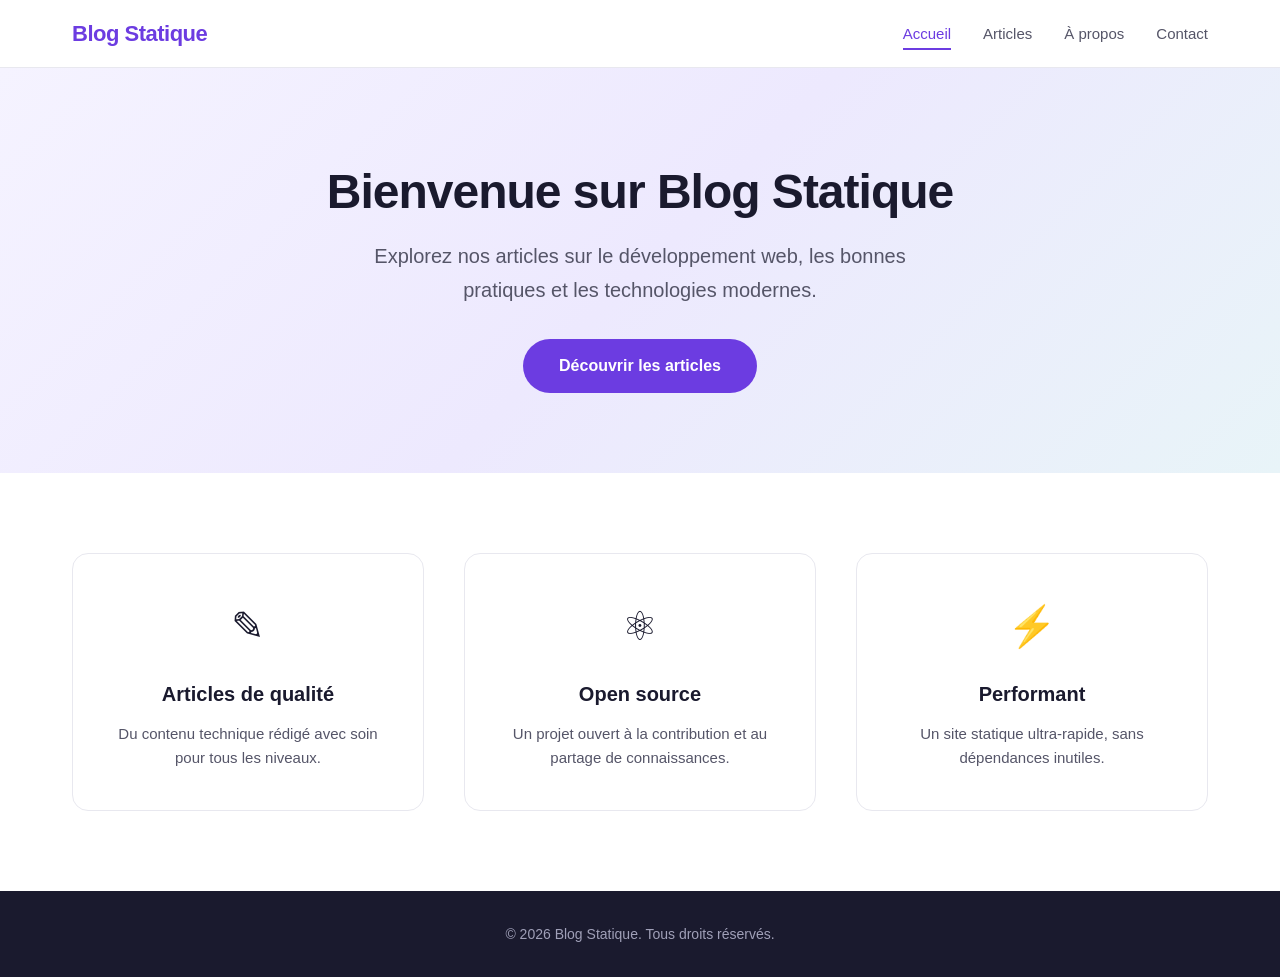
<file: index.html>
<!DOCTYPE html>
<html lang="fr">
<head>
	<meta charset="UTF-8">
	<meta name="viewport" content="width=device-width, initial-scale=1.0">
	<title>Blog Statique</title>
	<link rel="stylesheet" href="css/style.css">
</head>
<body>
	<header>
		<nav>
			<a href="index.html" class="logo">Blog Statique</a>
			<ul>
				<li><a href="index.html" class="active">Accueil</a></li>
				<li><a href="articles/articles.html">Articles</a></li>
				<li><a href="apropos.html">À propos</a></li>
				<li><a href="contact.html">Contact</a></li>
			</ul>
		</nav>
	</header>

	<main>
		<section class="hero hero-home">
			<h1>Bienvenue sur Blog Statique</h1>
			<p>Explorez nos articles sur le développement web, les bonnes pratiques et les technologies modernes.</p>
			<a href="articles/articles.html" class="btn-primary">Découvrir les articles</a>
		</section>

		<section class="features">
			<div class="feature-card">
				<div class="feature-icon">&#9998;</div>
				<h3>Articles de qualité</h3>
				<p>Du contenu technique rédigé avec soin pour tous les niveaux.</p>
			</div>
			<div class="feature-card">
				<div class="feature-icon">&#9883;</div>
				<h3>Open source</h3>
				<p>Un projet ouvert à la contribution et au partage de connaissances.</p>
			</div>
			<div class="feature-card">
				<div class="feature-icon">&#9889;</div>
				<h3>Performant</h3>
				<p>Un site statique ultra-rapide, sans dépendances inutiles.</p>
			</div>
		</section>
	</main>

	<footer>
		<p>&copy; 2026 Blog Statique. Tous droits réservés.</p>
	</footer>
</body>
</html>
</file>
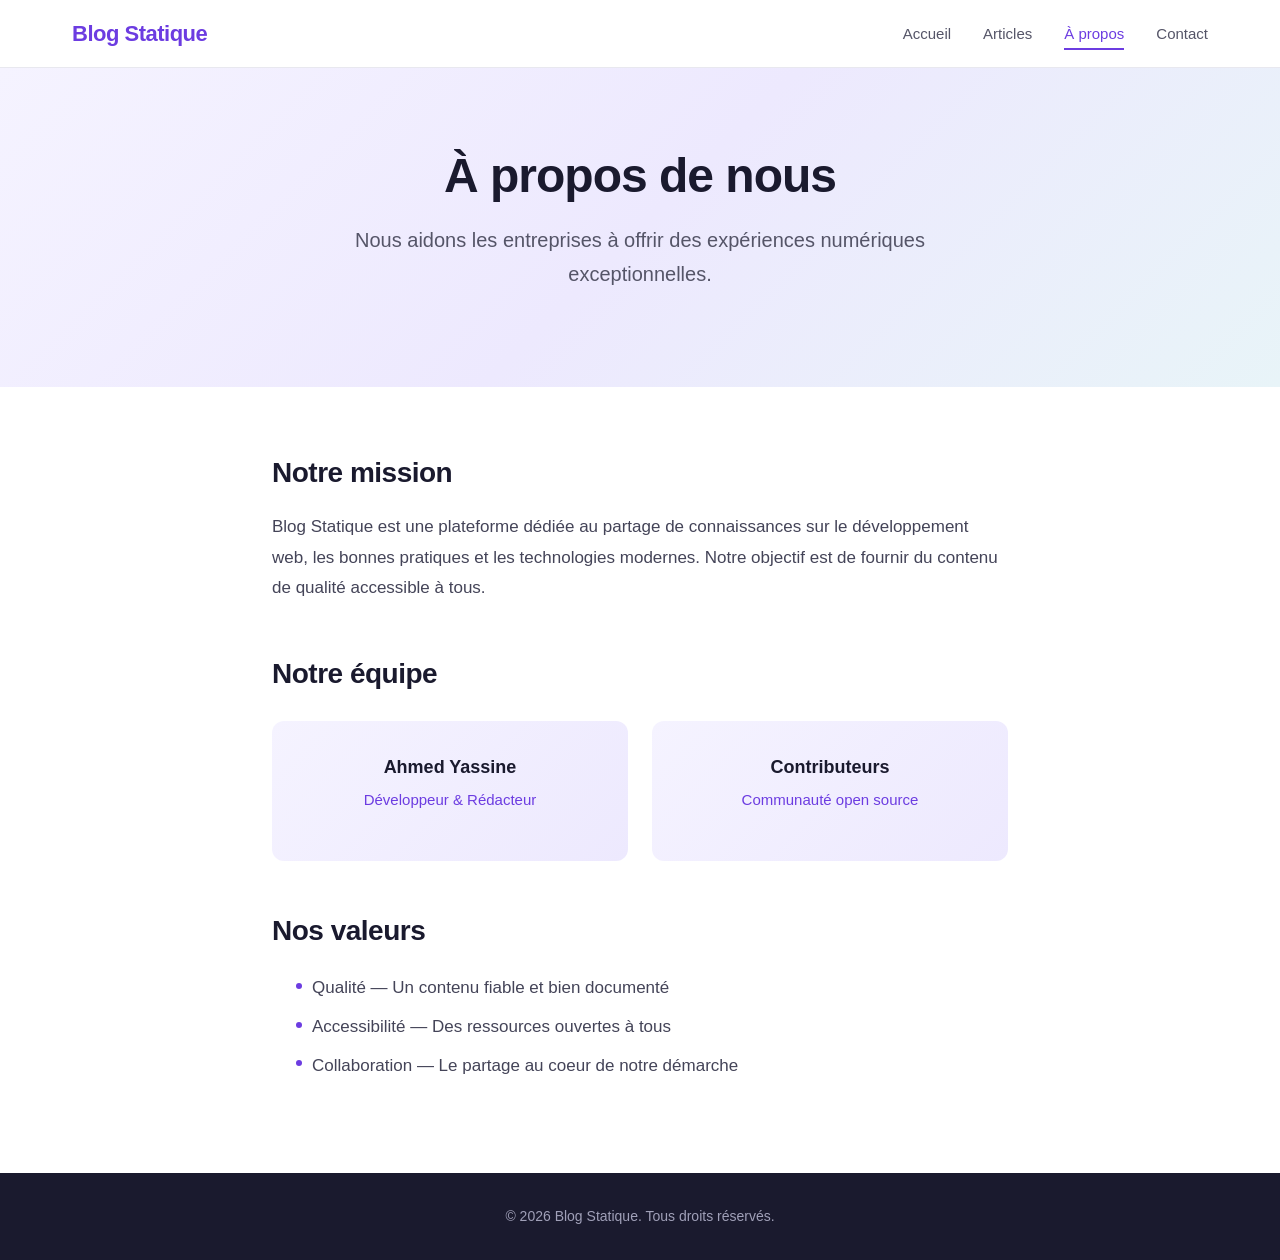
<file: apropos.html>
<!DOCTYPE html>
<html lang="fr">
<head>
	<meta charset="UTF-8">
	<meta name="viewport" content="width=device-width, initial-scale=1.0">
	<title>À propos - Blog Statique</title>
	<link rel="stylesheet" href="css/style.css">
</head>
<body>
	<header>
		<nav>
			<a href="index.html" class="logo">Blog Statique</a>
			<ul>
				<li><a href="index.html">Accueil</a></li>
				<li><a href="articles/articles.html">Articles</a></li>
				<li><a href="apropos.html" class="active">À propos</a></li>
				<li><a href="contact.html">Contact</a></li>
			</ul>
		</nav>
	</header>

	<main>
		<section class="hero">
			<h1>À propos de nous</h1>
			<p>Nous aidons les entreprises à offrir des expériences numériques exceptionnelles.</p>
		</section>

		<section class="content">
			<h2>Notre mission</h2>
			<p>
				Blog Statique est une plateforme dédiée au partage de connaissances
				sur le développement web, les bonnes pratiques et les technologies modernes.
				Notre objectif est de fournir du contenu de qualité accessible à tous.
			</p>

			<h2>Notre équipe</h2>
			<div class="team-grid">
				<div class="team-member">
					<h3>Ahmed Yassine</h3>
					<p>Développeur & Rédacteur</p>
				</div>
				<div class="team-member">
					<h3>Contributeurs</h3>
					<p>Communauté open source</p>
				</div>
			</div>

			<h2>Nos valeurs</h2>
			<ul>
				<li>Qualité — Un contenu fiable et bien documenté</li>
				<li>Accessibilité — Des ressources ouvertes à tous</li>
				<li>Collaboration — Le partage au coeur de notre démarche</li>
			</ul>
		</section>
	</main>

	<footer>
		<p>&copy; 2026 Blog Statique. Tous droits réservés.</p>
	</footer>
</body>
</html>
</file>
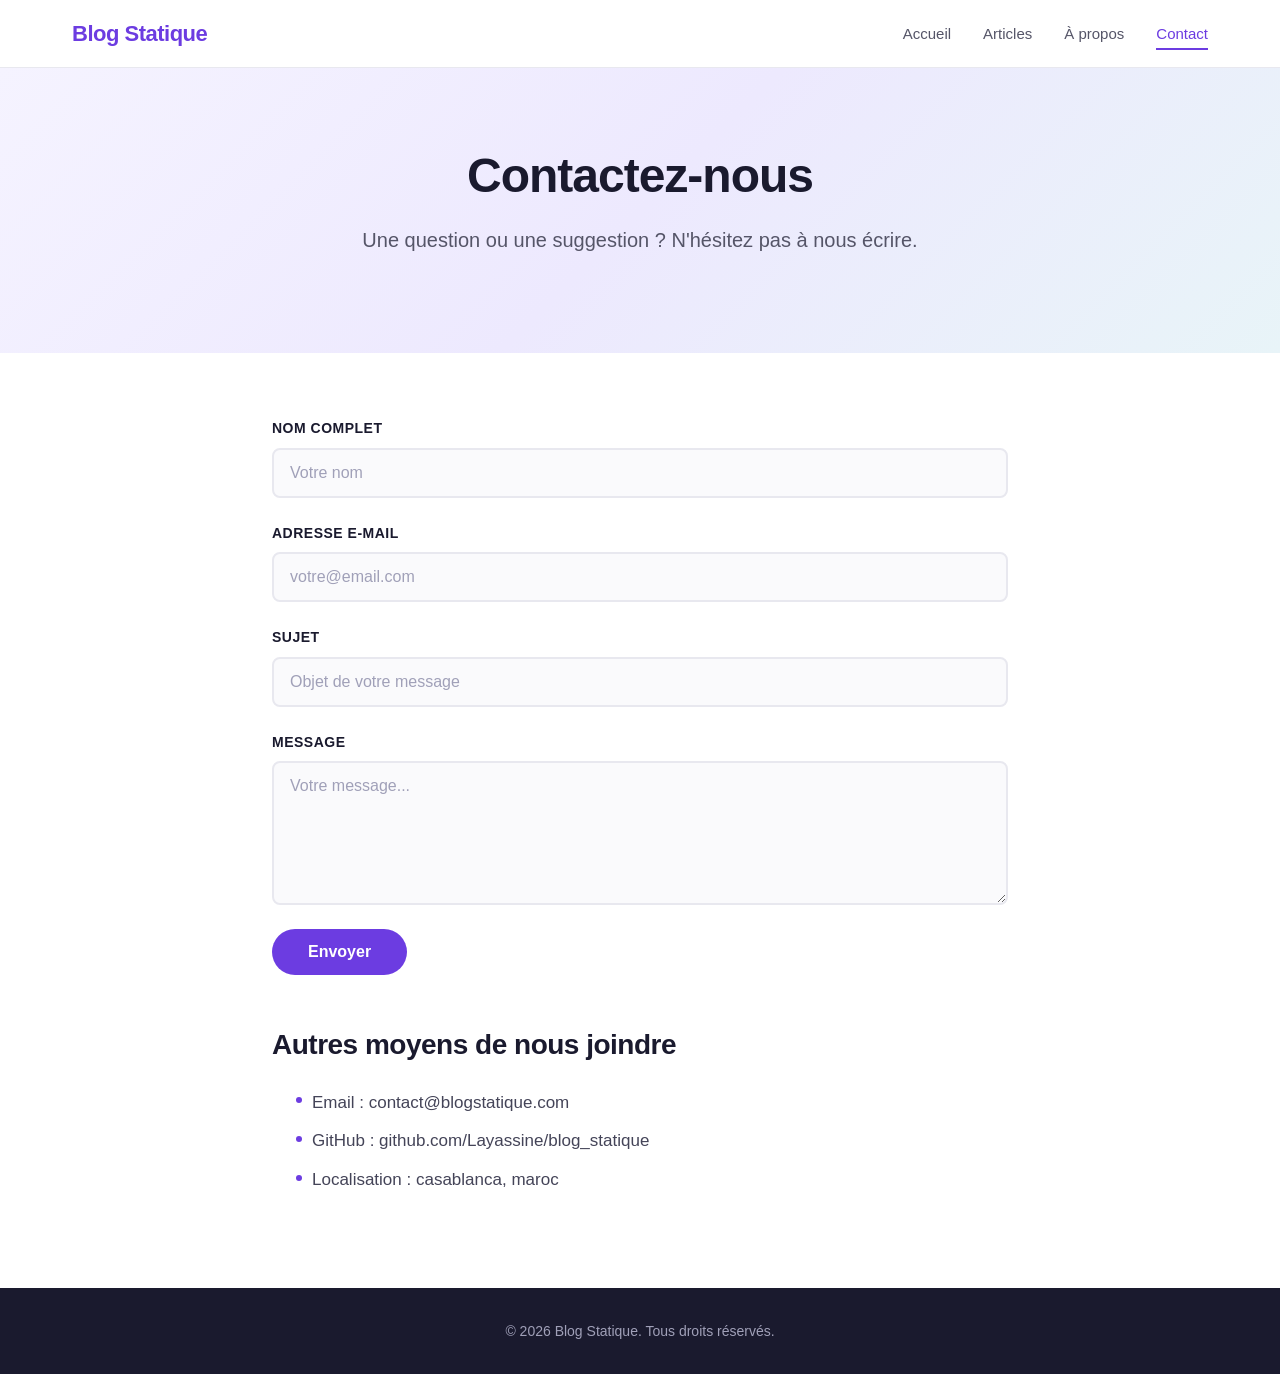
<file: contact.html>
<!DOCTYPE html>
<html lang="fr">
<head>
	<meta charset="UTF-8">
	<meta name="viewport" content="width=device-width, initial-scale=1.0">
	<title>Contact - Blog Statique</title>
	<link rel="stylesheet" href="css/style.css">
</head>
<body>
	<header>
		<nav>
			<a href="index.html" class="logo">Blog Statique</a>
			<ul>
				<li><a href="index.html">Accueil</a></li>
				<li><a href="articles/articles.html">Articles</a></li>
				<li><a href="apropos.html">À propos</a></li>
				<li><a href="contact.html" class="active">Contact</a></li>
			</ul>
		</nav>
	</header>

	<main>
		<section class="hero">
			<h1>Contactez-nous</h1>
			<p>Une question ou une suggestion ? N'hésitez pas à nous écrire.</p>
		</section>

		<section class="content">
			<form class="contact-form" action="#" method="post">
				<div class="form-group">
					<label for="name">Nom complet</label>
					<input type="text" id="name" name="name" placeholder="Votre nom" required>
				</div>

				<div class="form-group">
					<label for="email">Adresse e-mail</label>
					<input type="email" id="email" name="email" placeholder="votre@email.com" required>
				</div>

				<div class="form-group">
					<label for="subject">Sujet</label>
					<input type="text" id="subject" name="subject" placeholder="Objet de votre message" required>
				</div>

				<div class="form-group">
					<label for="message">Message</label>
					<textarea id="message" name="message" rows="6" placeholder="Votre message..." required></textarea>
				</div>

				<button type="submit" class="btn-primary">Envoyer</button>
			</form>

			<div class="contact-info">
				<h2>Autres moyens de nous joindre</h2>
				<ul>
					<li>Email : contact@blogstatique.com</li>
					<li>GitHub : github.com/Layassine/blog_statique</li>
					<li>Localisation : casablanca, maroc</li>
				</ul>
			</div>
		</section>
	</main>

	<footer>
		<p>&copy; 2026 Blog Statique. Tous droits réservés.</p>
	</footer>
</body>
</html>
</file>
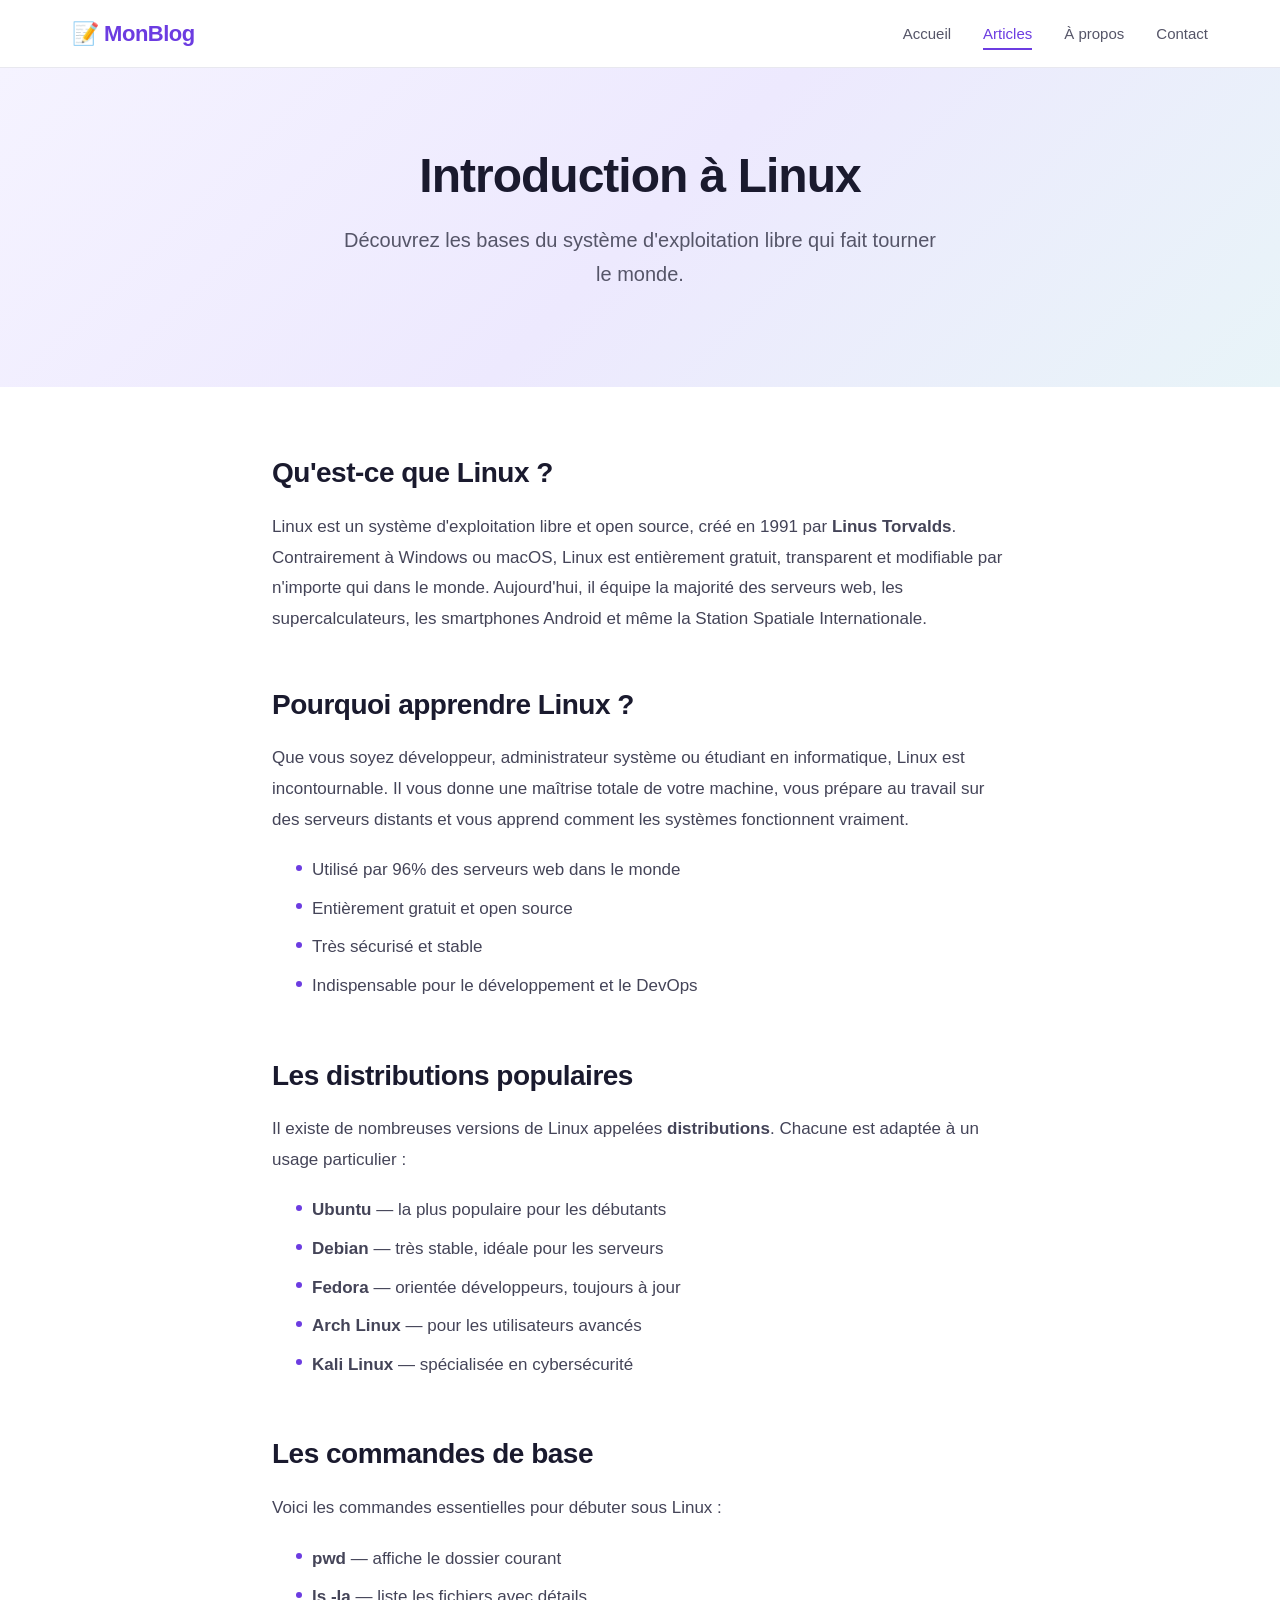
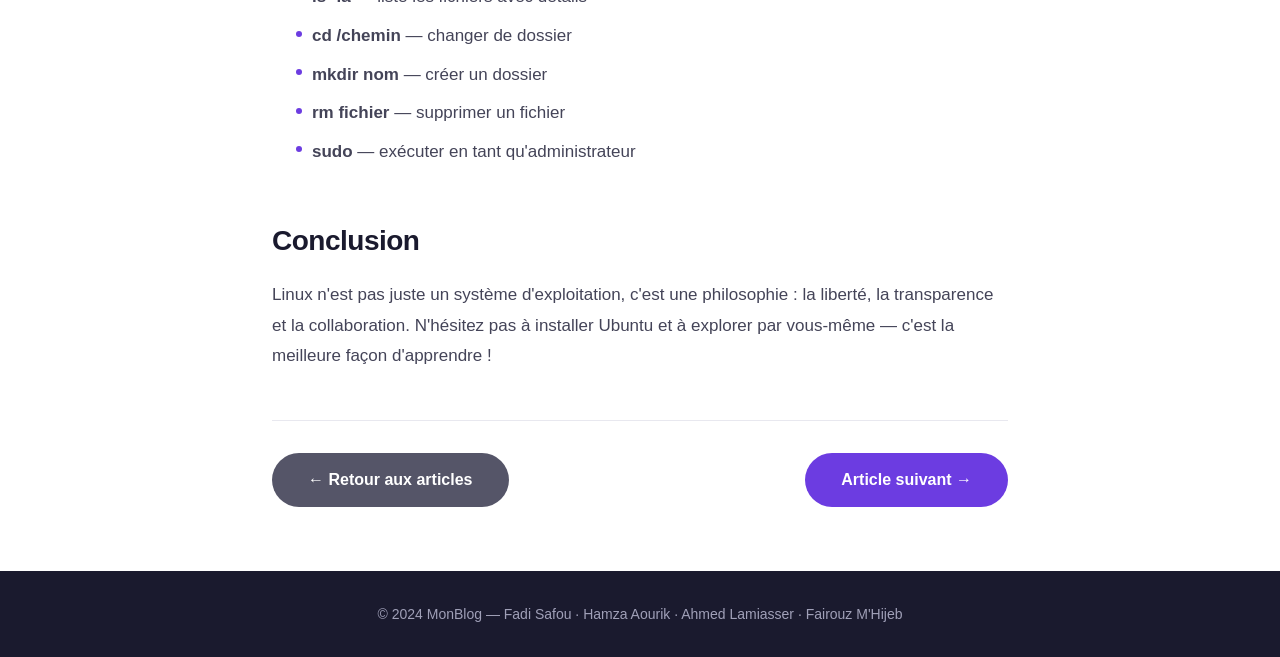
<file: articles/article1.html>
<!DOCTYPE html>
<html lang="fr">
<head>
  <meta charset="UTF-8" />
  <meta name="viewport" content="width=device-width, initial-scale=1.0"/>
  <title>MonBlog — Introduction à Linux</title>
  <link rel="stylesheet" href="../css/style.css" />
</head>
<body>

  <header>
    <nav>
      <div class="logo">📝 MonBlog</div>
      <ul>
        <li><a href="../index.html">Accueil</a></li>
        <li><a href="articles.html" class="active">Articles</a></li>
        <li><a href="../apropos.html">À propos</a></li>
        <li><a href="../contact.html">Contact</a></li>
      </ul>
    </nav>
  </header>

  <section class="hero">
    <h1>Introduction à Linux</h1>
    <p>Découvrez les bases du système d'exploitation libre qui fait tourner le monde.</p>
  </section>

  <main class="content">

    <h2>Qu'est-ce que Linux ?</h2>
    <p>
      Linux est un système d'exploitation libre et open source, créé en 1991 par
      <strong>Linus Torvalds</strong>. Contrairement à Windows ou macOS, Linux est
      entièrement gratuit, transparent et modifiable par n'importe qui dans le monde.
      Aujourd'hui, il équipe la majorité des serveurs web, les supercalculateurs,
      les smartphones Android et même la Station Spatiale Internationale.
    </p>

    <h2>Pourquoi apprendre Linux ?</h2>
    <p>
      Que vous soyez développeur, administrateur système ou étudiant en informatique,
      Linux est incontournable. Il vous donne une maîtrise totale de votre machine,
      vous prépare au travail sur des serveurs distants et vous apprend comment les
      systèmes fonctionnent vraiment.
    </p>
    <ul>
      <li>Utilisé par 96% des serveurs web dans le monde</li>
      <li>Entièrement gratuit et open source</li>
      <li>Très sécurisé et stable</li>
      <li>Indispensable pour le développement et le DevOps</li>
    </ul>

    <h2>Les distributions populaires</h2>
    <p>
      Il existe de nombreuses versions de Linux appelées <strong>distributions</strong>.
      Chacune est adaptée à un usage particulier :
    </p>
    <ul>
      <li><strong>Ubuntu</strong> — la plus populaire pour les débutants</li>
      <li><strong>Debian</strong> — très stable, idéale pour les serveurs</li>
      <li><strong>Fedora</strong> — orientée développeurs, toujours à jour</li>
      <li><strong>Arch Linux</strong> — pour les utilisateurs avancés</li>
      <li><strong>Kali Linux</strong> — spécialisée en cybersécurité</li>
    </ul>

    <h2>Les commandes de base</h2>
    <p>Voici les commandes essentielles pour débuter sous Linux :</p>
    <ul>
      <li><strong>pwd</strong> — affiche le dossier courant</li>
      <li><strong>ls -la</strong> — liste les fichiers avec détails</li>
      <li><strong>cd /chemin</strong> — changer de dossier</li>
      <li><strong>mkdir nom</strong> — créer un dossier</li>
      <li><strong>rm fichier</strong> — supprimer un fichier</li>
      <li><strong>sudo</strong> — exécuter en tant qu'administrateur</li>
    </ul>

    <h2>Conclusion</h2>
    <p>
      Linux n'est pas juste un système d'exploitation, c'est une philosophie : la liberté,
      la transparence et la collaboration. N'hésitez pas à installer Ubuntu et à explorer
      par vous-même — c'est la meilleure façon d'apprendre !
    </p>

    <div style="display:flex; justify-content:space-between; margin-top:3rem; padding-top:2rem; border-top:1px solid #e8e8ef;">
      <a href="articles.html" class="btn-primary" style="background:#555568;">← Retour aux articles</a>
      <a href="article2.html" class="btn-primary">Article suivant →</a>
    </div>

  </main>

  <footer>
    <p>© 2024 MonBlog — Fadi Safou · Hamza Aourik · Ahmed Lamiasser · Fairouz M'Hijeb</p>
  </footer>

</body>
</html>
</file>
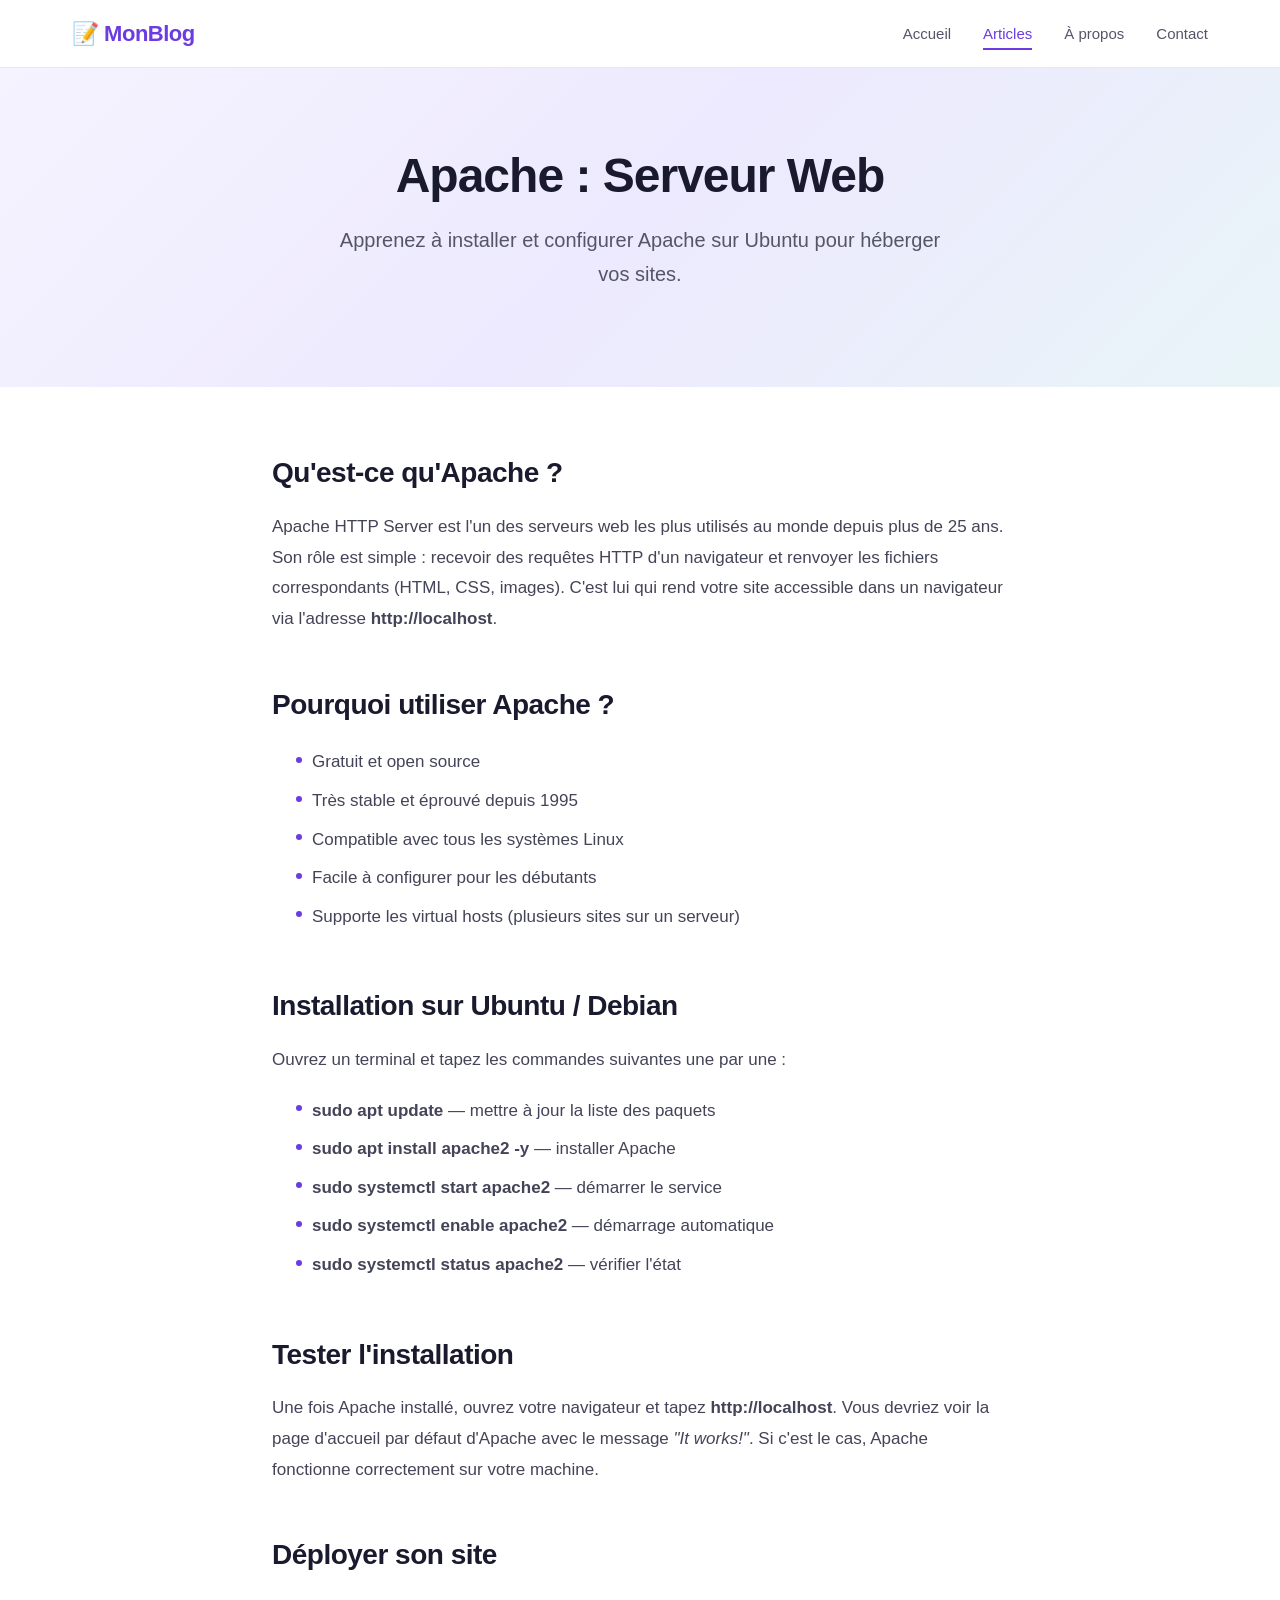
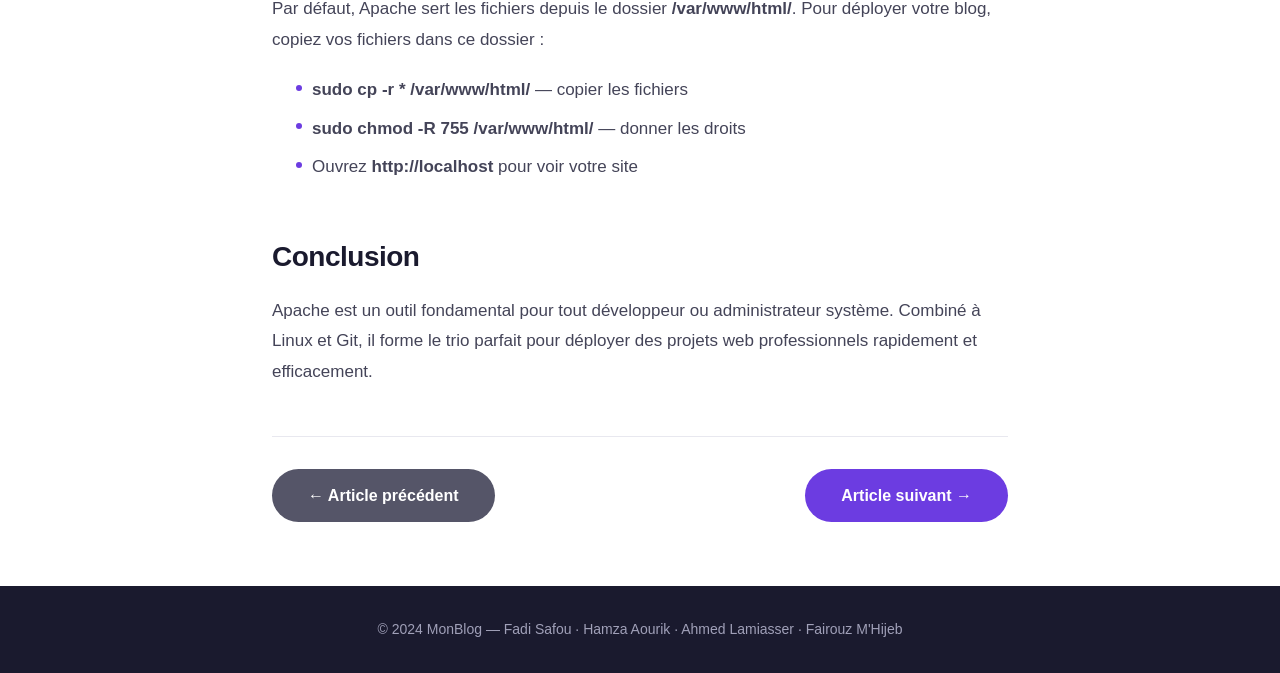
<file: articles/article2.html>
<!DOCTYPE html>
<html lang="fr">
<head>
  <meta charset="UTF-8" />
  <meta name="viewport" content="width=device-width, initial-scale=1.0"/>
  <title>MonBlog — Apache : Serveur Web</title>
  <link rel="stylesheet" href="../css/style.css" />
</head>
<body>

  <header>
    <nav>
      <div class="logo">📝 MonBlog</div>
      <ul>
        <li><a href="../index.html">Accueil</a></li>
        <li><a href="articles.html" class="active">Articles</a></li>
        <li><a href="../apropos.html">À propos</a></li>
        <li><a href="../contact.html">Contact</a></li>
      </ul>
    </nav>
  </header>

  <section class="hero">
    <h1>Apache : Serveur Web</h1>
    <p>Apprenez à installer et configurer Apache sur Ubuntu pour héberger vos sites.</p>
  </section>

  <main class="content">

    <h2>Qu'est-ce qu'Apache ?</h2>
    <p>
      Apache HTTP Server est l'un des serveurs web les plus utilisés au monde depuis plus
      de 25 ans. Son rôle est simple : recevoir des requêtes HTTP d'un navigateur et
      renvoyer les fichiers correspondants (HTML, CSS, images). C'est lui qui rend votre
      site accessible dans un navigateur via l'adresse <strong>http://localhost</strong>.
    </p>

    <h2>Pourquoi utiliser Apache ?</h2>
    <ul>
      <li>Gratuit et open source</li>
      <li>Très stable et éprouvé depuis 1995</li>
      <li>Compatible avec tous les systèmes Linux</li>
      <li>Facile à configurer pour les débutants</li>
      <li>Supporte les virtual hosts (plusieurs sites sur un serveur)</li>
    </ul>

    <h2>Installation sur Ubuntu / Debian</h2>
    <p>Ouvrez un terminal et tapez les commandes suivantes une par une :</p>
    <ul>
      <li><strong>sudo apt update</strong> — mettre à jour la liste des paquets</li>
      <li><strong>sudo apt install apache2 -y</strong> — installer Apache</li>
      <li><strong>sudo systemctl start apache2</strong> — démarrer le service</li>
      <li><strong>sudo systemctl enable apache2</strong> — démarrage automatique</li>
      <li><strong>sudo systemctl status apache2</strong> — vérifier l'état</li>
    </ul>

    <h2>Tester l'installation</h2>
    <p>
      Une fois Apache installé, ouvrez votre navigateur et tapez
      <strong>http://localhost</strong>. Vous devriez voir la page d'accueil par défaut
      d'Apache avec le message <em>"It works!"</em>. Si c'est le cas, Apache fonctionne
      correctement sur votre machine.
    </p>

    <h2>Déployer son site</h2>
    <p>
      Par défaut, Apache sert les fichiers depuis le dossier
      <strong>/var/www/html/</strong>. Pour déployer votre blog, copiez vos fichiers
      dans ce dossier :
    </p>
    <ul>
      <li><strong>sudo cp -r * /var/www/html/</strong> — copier les fichiers</li>
      <li><strong>sudo chmod -R 755 /var/www/html/</strong> — donner les droits</li>
      <li>Ouvrez <strong>http://localhost</strong> pour voir votre site</li>
    </ul>

    <h2>Conclusion</h2>
    <p>
      Apache est un outil fondamental pour tout développeur ou administrateur système.
      Combiné à Linux et Git, il forme le trio parfait pour déployer des projets web
      professionnels rapidement et efficacement.
    </p>

    <div style="display:flex; justify-content:space-between; margin-top:3rem; padding-top:2rem; border-top:1px solid #e8e8ef;">
      <a href="article1.html" class="btn-primary" style="background:#555568;">← Article précédent</a>
      <a href="article3.html" class="btn-primary">Article suivant →</a>
    </div>

  </main>

  <footer>
    <p>© 2024 MonBlog — Fadi Safou · Hamza Aourik · Ahmed Lamiasser · Fairouz M'Hijeb</p>
  </footer>

</body>
</html>
</file>
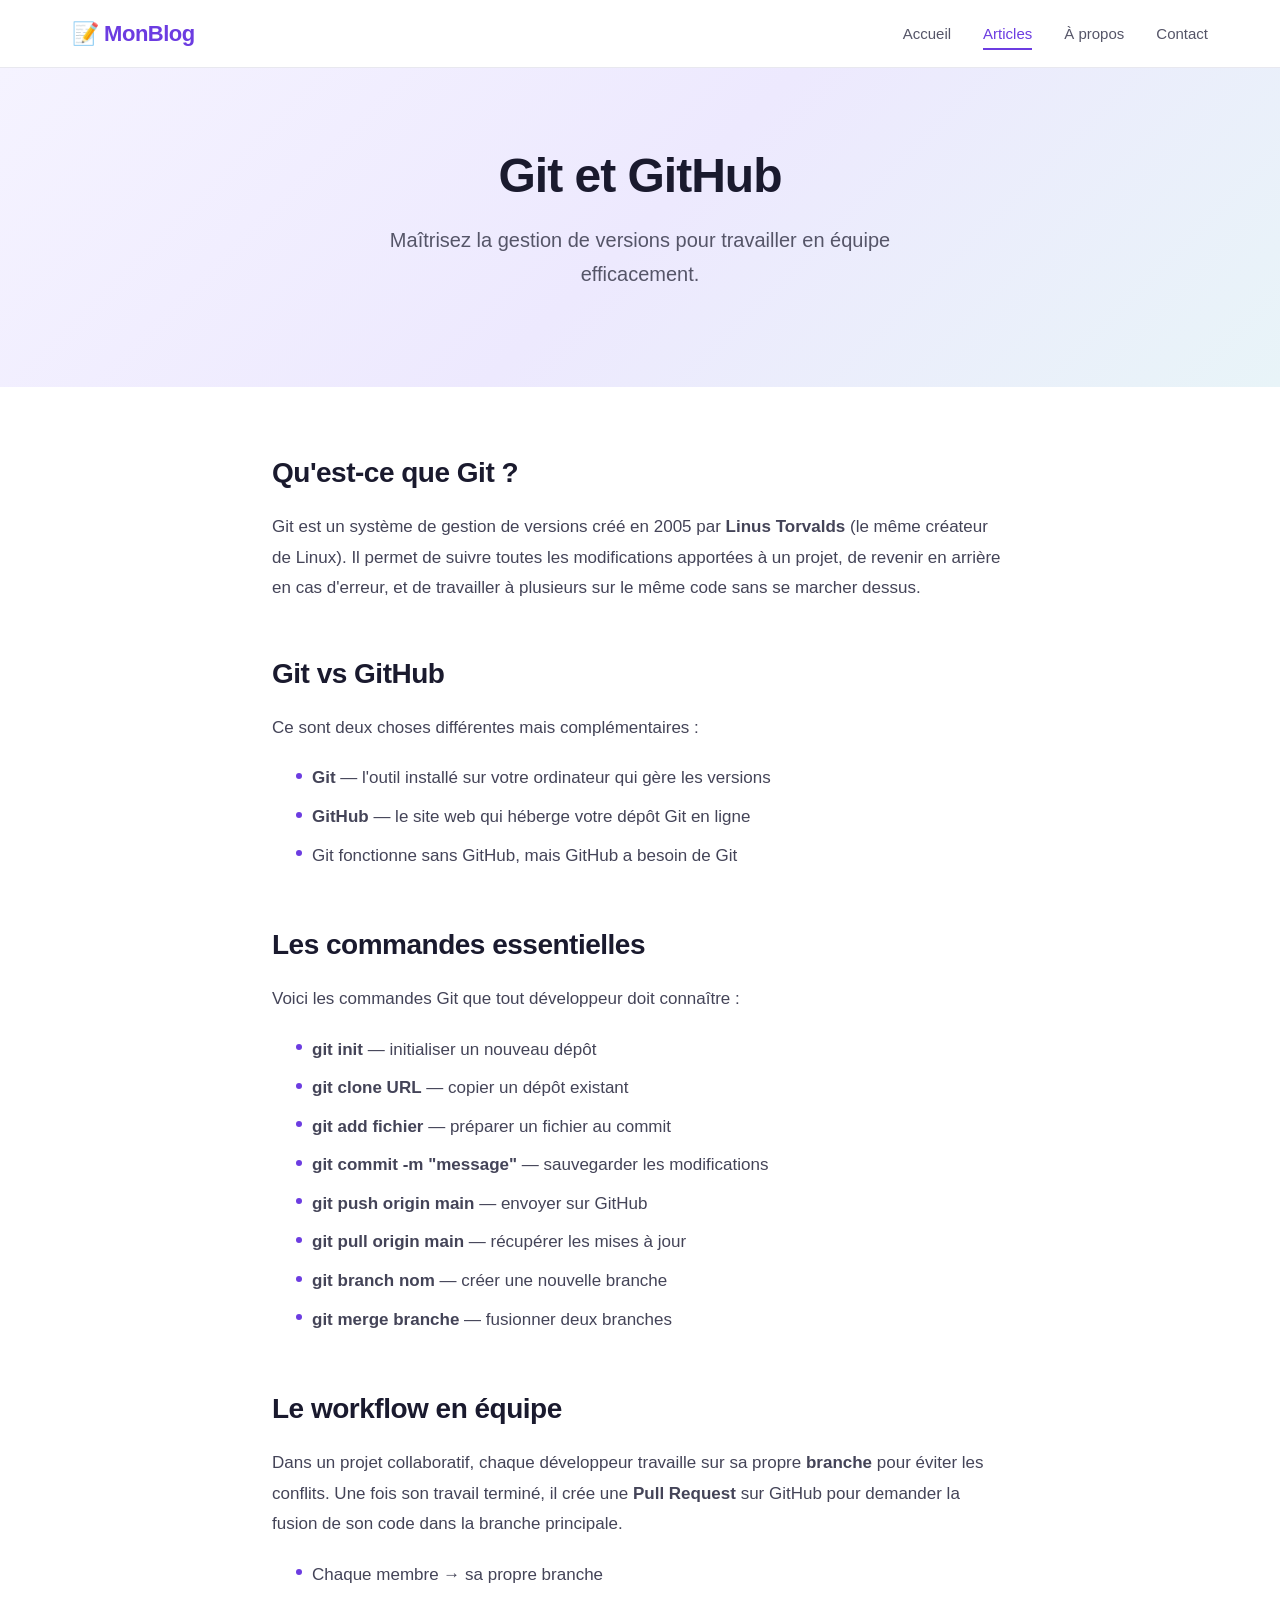
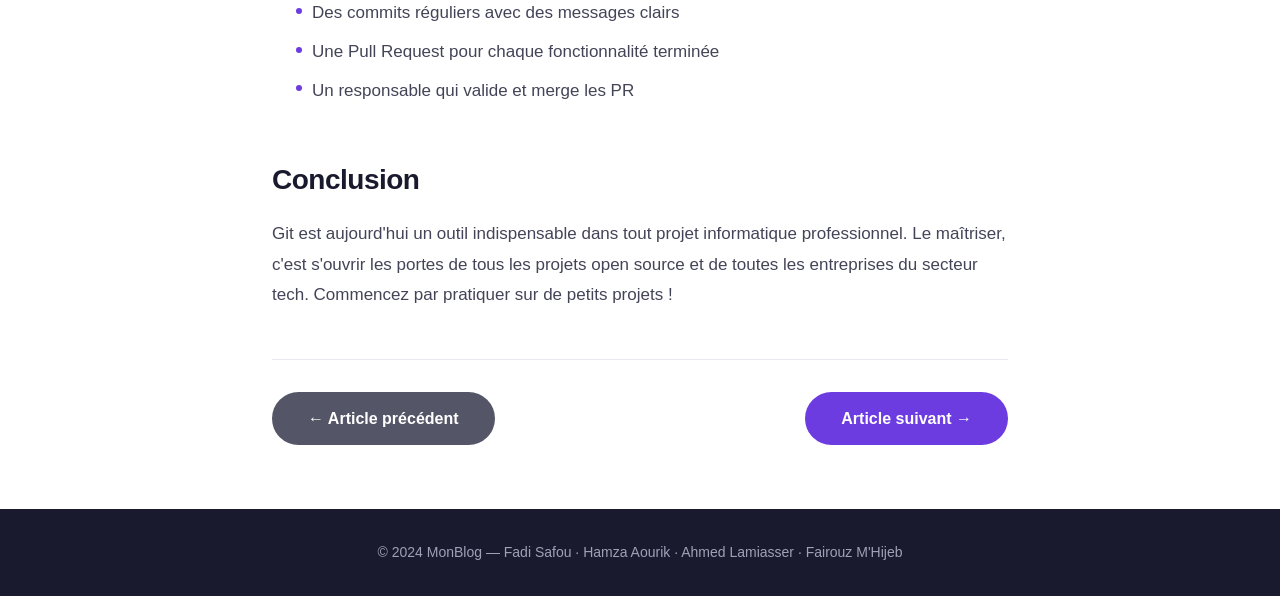
<file: articles/article3.html>
<!DOCTYPE html>
<html lang="fr">
<head>
  <meta charset="UTF-8" />
  <meta name="viewport" content="width=device-width, initial-scale=1.0"/>
  <title>MonBlog — Git et GitHub</title>
  <link rel="stylesheet" href="../css/style.css" />
</head>
<body>

  <header>
    <nav>
      <div class="logo">📝 MonBlog</div>
      <ul>
        <li><a href="../index.html">Accueil</a></li>
        <li><a href="articles.html" class="active">Articles</a></li>
        <li><a href="../apropos.html">À propos</a></li>
        <li><a href="../contact.html">Contact</a></li>
      </ul>
    </nav>
  </header>

  <section class="hero">
    <h1>Git et GitHub</h1>
    <p>Maîtrisez la gestion de versions pour travailler en équipe efficacement.</p>
  </section>

  <main class="content">

    <h2>Qu'est-ce que Git ?</h2>
    <p>
      Git est un système de gestion de versions créé en 2005 par <strong>Linus Torvalds</strong>
      (le même créateur de Linux). Il permet de suivre toutes les modifications apportées
      à un projet, de revenir en arrière en cas d'erreur, et de travailler à plusieurs
      sur le même code sans se marcher dessus.
    </p>

    <h2>Git vs GitHub</h2>
    <p>
      Ce sont deux choses différentes mais complémentaires :
    </p>
    <ul>
      <li><strong>Git</strong> — l'outil installé sur votre ordinateur qui gère les versions</li>
      <li><strong>GitHub</strong> — le site web qui héberge votre dépôt Git en ligne</li>
      <li>Git fonctionne sans GitHub, mais GitHub a besoin de Git</li>
    </ul>

    <h2>Les commandes essentielles</h2>
    <p>Voici les commandes Git que tout développeur doit connaître :</p>
    <ul>
      <li><strong>git init</strong> — initialiser un nouveau dépôt</li>
      <li><strong>git clone URL</strong> — copier un dépôt existant</li>
      <li><strong>git add fichier</strong> — préparer un fichier au commit</li>
      <li><strong>git commit -m "message"</strong> — sauvegarder les modifications</li>
      <li><strong>git push origin main</strong> — envoyer sur GitHub</li>
      <li><strong>git pull origin main</strong> — récupérer les mises à jour</li>
      <li><strong>git branch nom</strong> — créer une nouvelle branche</li>
      <li><strong>git merge branche</strong> — fusionner deux branches</li>
    </ul>

    <h2>Le workflow en équipe</h2>
    <p>
      Dans un projet collaboratif, chaque développeur travaille sur sa propre
      <strong>branche</strong> pour éviter les conflits. Une fois son travail terminé,
      il crée une <strong>Pull Request</strong> sur GitHub pour demander la fusion
      de son code dans la branche principale.
    </p>
    <ul>
      <li>Chaque membre → sa propre branche</li>
      <li>Des commits réguliers avec des messages clairs</li>
      <li>Une Pull Request pour chaque fonctionnalité terminée</li>
      <li>Un responsable qui valide et merge les PR</li>
    </ul>

    <h2>Conclusion</h2>
    <p>
      Git est aujourd'hui un outil indispensable dans tout projet informatique professionnel.
      Le maîtriser, c'est s'ouvrir les portes de tous les projets open source et de toutes
      les entreprises du secteur tech. Commencez par pratiquer sur de petits projets !
    </p>

    <div style="display:flex; justify-content:space-between; margin-top:3rem; padding-top:2rem; border-top:1px solid #e8e8ef;">
      <a href="article2.html" class="btn-primary" style="background:#555568;">← Article précédent</a>
      <a href="article4.html" class="btn-primary">Article suivant →</a>
    </div>

  </main>

  <footer>
    <p>© 2024 MonBlog — Fadi Safou · Hamza Aourik · Ahmed Lamiasser · Fairouz M'Hijeb</p>
  </footer>

</body>
</html>
</file>
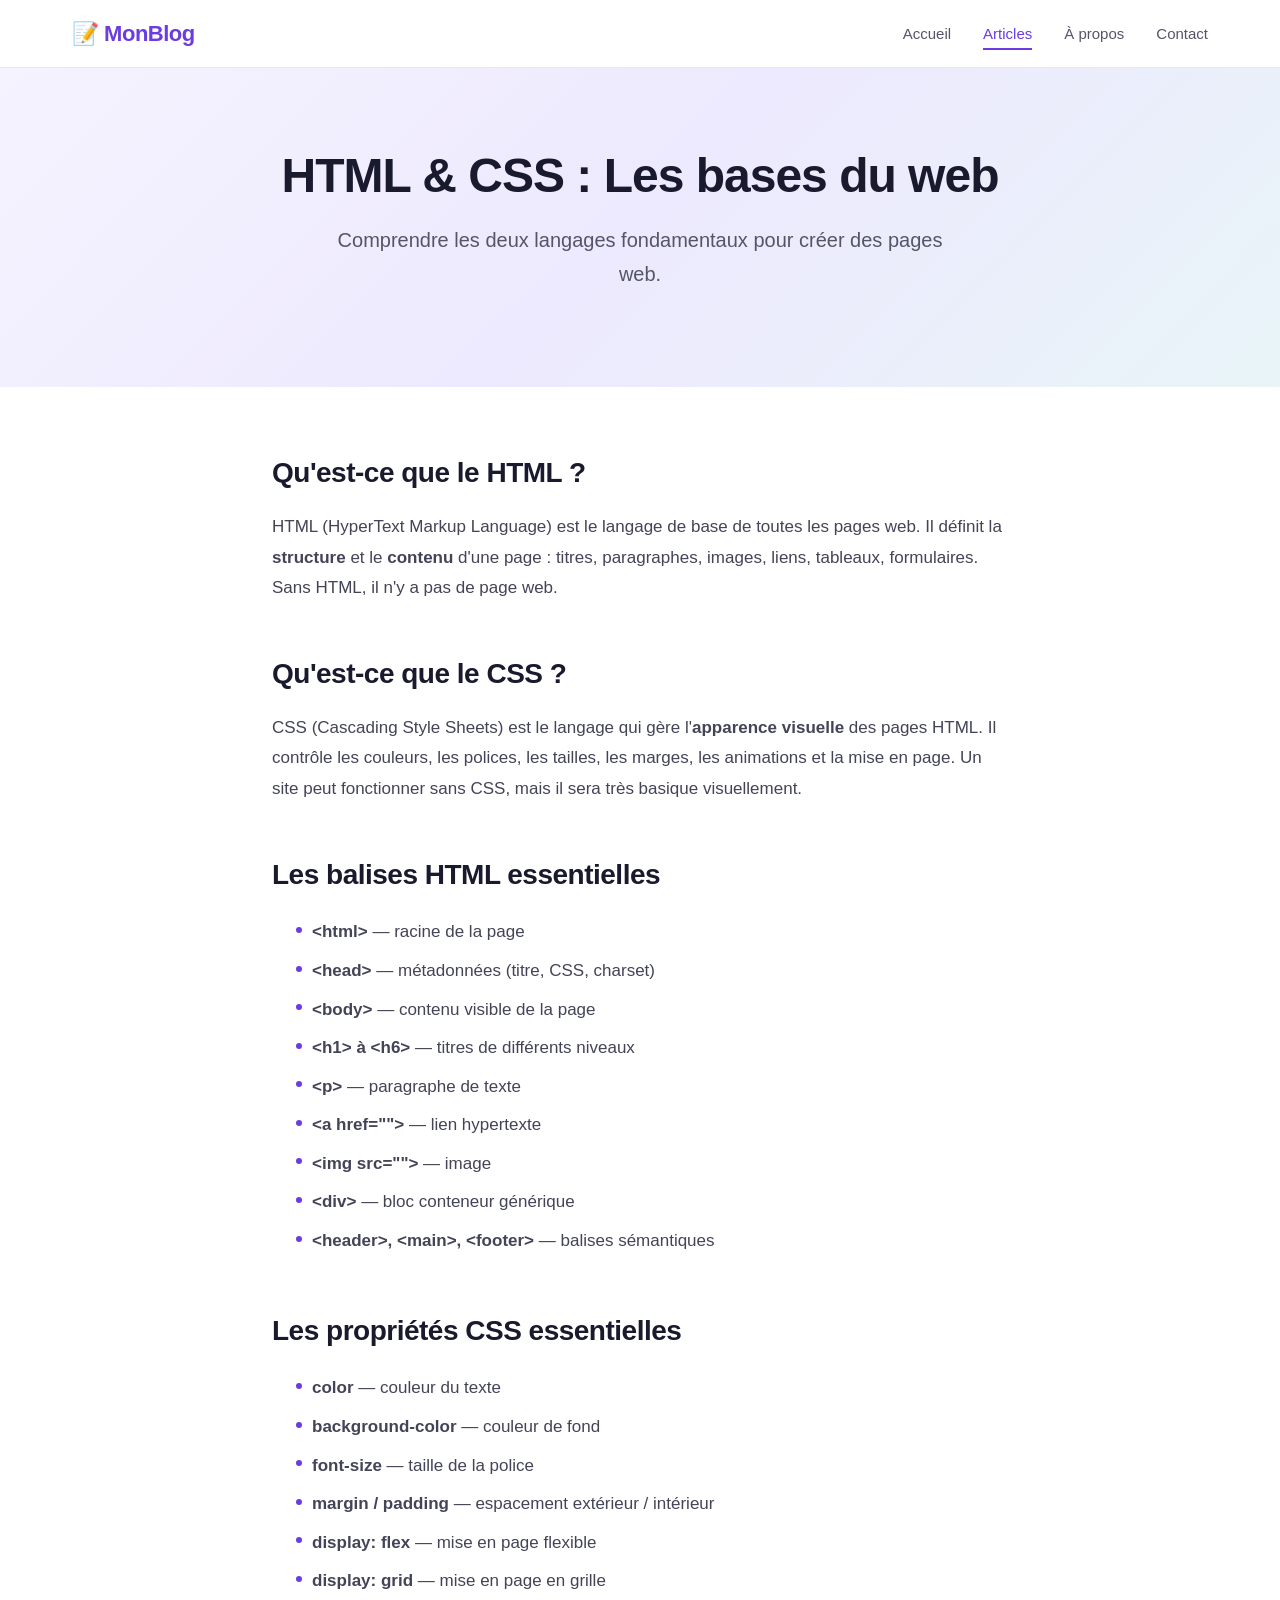
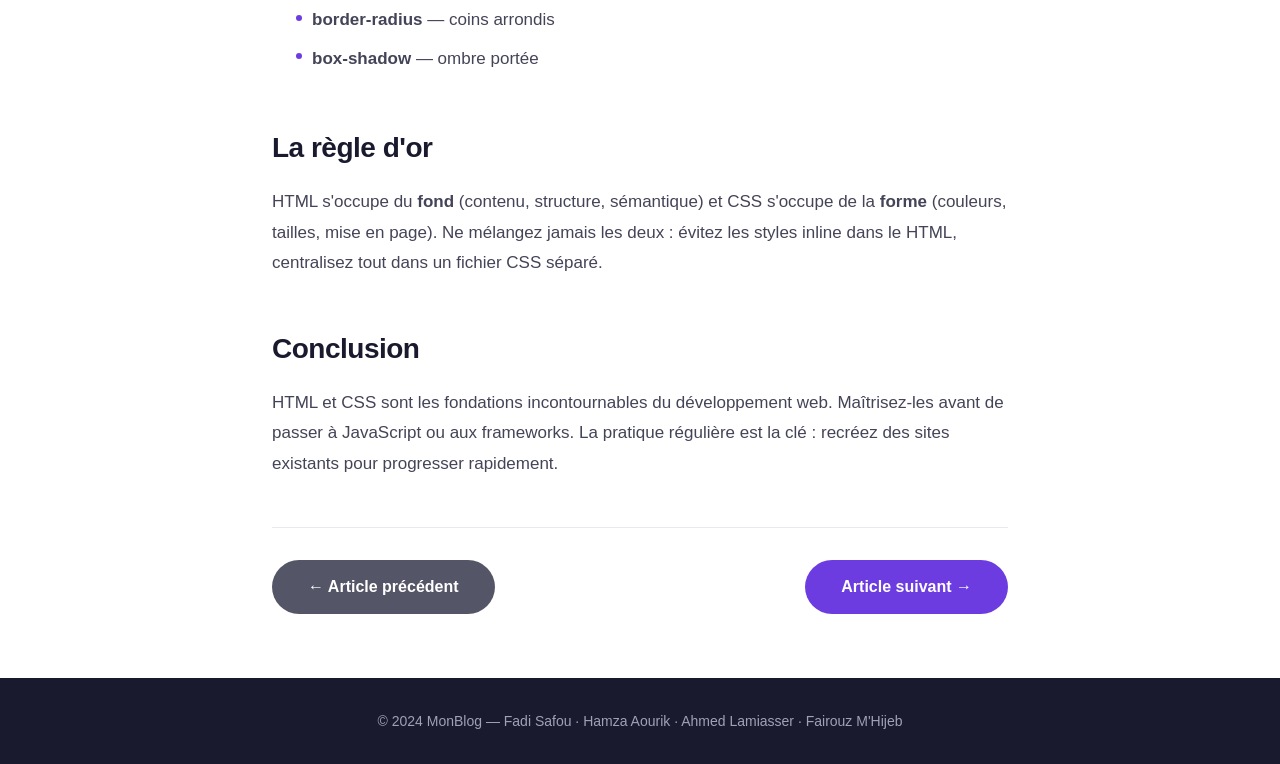
<file: articles/article4.html>
<!DOCTYPE html>
<html lang="fr">
<head>
  <meta charset="UTF-8" />
  <meta name="viewport" content="width=device-width, initial-scale=1.0"/>
  <title>MonBlog — HTML & CSS : Les bases du web</title>
  <link rel="stylesheet" href="../css/style.css" />
</head>
<body>

  <header>
    <nav>
      <div class="logo">📝 MonBlog</div>
      <ul>
        <li><a href="../index.html">Accueil</a></li>
        <li><a href="articles.html" class="active">Articles</a></li>
        <li><a href="../apropos.html">À propos</a></li>
        <li><a href="../contact.html">Contact</a></li>
      </ul>
    </nav>
  </header>

  <section class="hero">
    <h1>HTML & CSS : Les bases du web</h1>
    <p>Comprendre les deux langages fondamentaux pour créer des pages web.</p>
  </section>

  <main class="content">

    <h2>Qu'est-ce que le HTML ?</h2>
    <p>
      HTML (HyperText Markup Language) est le langage de base de toutes les pages web.
      Il définit la <strong>structure</strong> et le <strong>contenu</strong> d'une page :
      titres, paragraphes, images, liens, tableaux, formulaires. Sans HTML,
      il n'y a pas de page web.
    </p>

    <h2>Qu'est-ce que le CSS ?</h2>
    <p>
      CSS (Cascading Style Sheets) est le langage qui gère l'<strong>apparence visuelle</strong>
      des pages HTML. Il contrôle les couleurs, les polices, les tailles, les marges,
      les animations et la mise en page. Un site peut fonctionner sans CSS, mais il sera
      très basique visuellement.
    </p>

    <h2>Les balises HTML essentielles</h2>
    <ul>
      <li><strong>&lt;html&gt;</strong> — racine de la page</li>
      <li><strong>&lt;head&gt;</strong> — métadonnées (titre, CSS, charset)</li>
      <li><strong>&lt;body&gt;</strong> — contenu visible de la page</li>
      <li><strong>&lt;h1&gt; à &lt;h6&gt;</strong> — titres de différents niveaux</li>
      <li><strong>&lt;p&gt;</strong> — paragraphe de texte</li>
      <li><strong>&lt;a href=""&gt;</strong> — lien hypertexte</li>
      <li><strong>&lt;img src=""&gt;</strong> — image</li>
      <li><strong>&lt;div&gt;</strong> — bloc conteneur générique</li>
      <li><strong>&lt;header&gt;, &lt;main&gt;, &lt;footer&gt;</strong> — balises sémantiques</li>
    </ul>

    <h2>Les propriétés CSS essentielles</h2>
    <ul>
      <li><strong>color</strong> — couleur du texte</li>
      <li><strong>background-color</strong> — couleur de fond</li>
      <li><strong>font-size</strong> — taille de la police</li>
      <li><strong>margin / padding</strong> — espacement extérieur / intérieur</li>
      <li><strong>display: flex</strong> — mise en page flexible</li>
      <li><strong>display: grid</strong> — mise en page en grille</li>
      <li><strong>border-radius</strong> — coins arrondis</li>
      <li><strong>box-shadow</strong> — ombre portée</li>
    </ul>

    <h2>La règle d'or</h2>
    <p>
      HTML s'occupe du <strong>fond</strong> (contenu, structure, sémantique) et
      CSS s'occupe de la <strong>forme</strong> (couleurs, tailles, mise en page).
      Ne mélangez jamais les deux : évitez les styles inline dans le HTML,
      centralisez tout dans un fichier CSS séparé.
    </p>

    <h2>Conclusion</h2>
    <p>
      HTML et CSS sont les fondations incontournables du développement web. Maîtrisez-les
      avant de passer à JavaScript ou aux frameworks. La pratique régulière est la clé :
      recréez des sites existants pour progresser rapidement.
    </p>

    <div style="display:flex; justify-content:space-between; margin-top:3rem; padding-top:2rem; border-top:1px solid #e8e8ef;">
      <a href="article3.html" class="btn-primary" style="background:#555568;">← Article précédent</a>
      <a href="article5.html" class="btn-primary">Article suivant →</a>
    </div>

  </main>

  <footer>
    <p>© 2024 MonBlog — Fadi Safou · Hamza Aourik · Ahmed Lamiasser · Fairouz M'Hijeb</p>
  </footer>

</body>
</html>
</file>
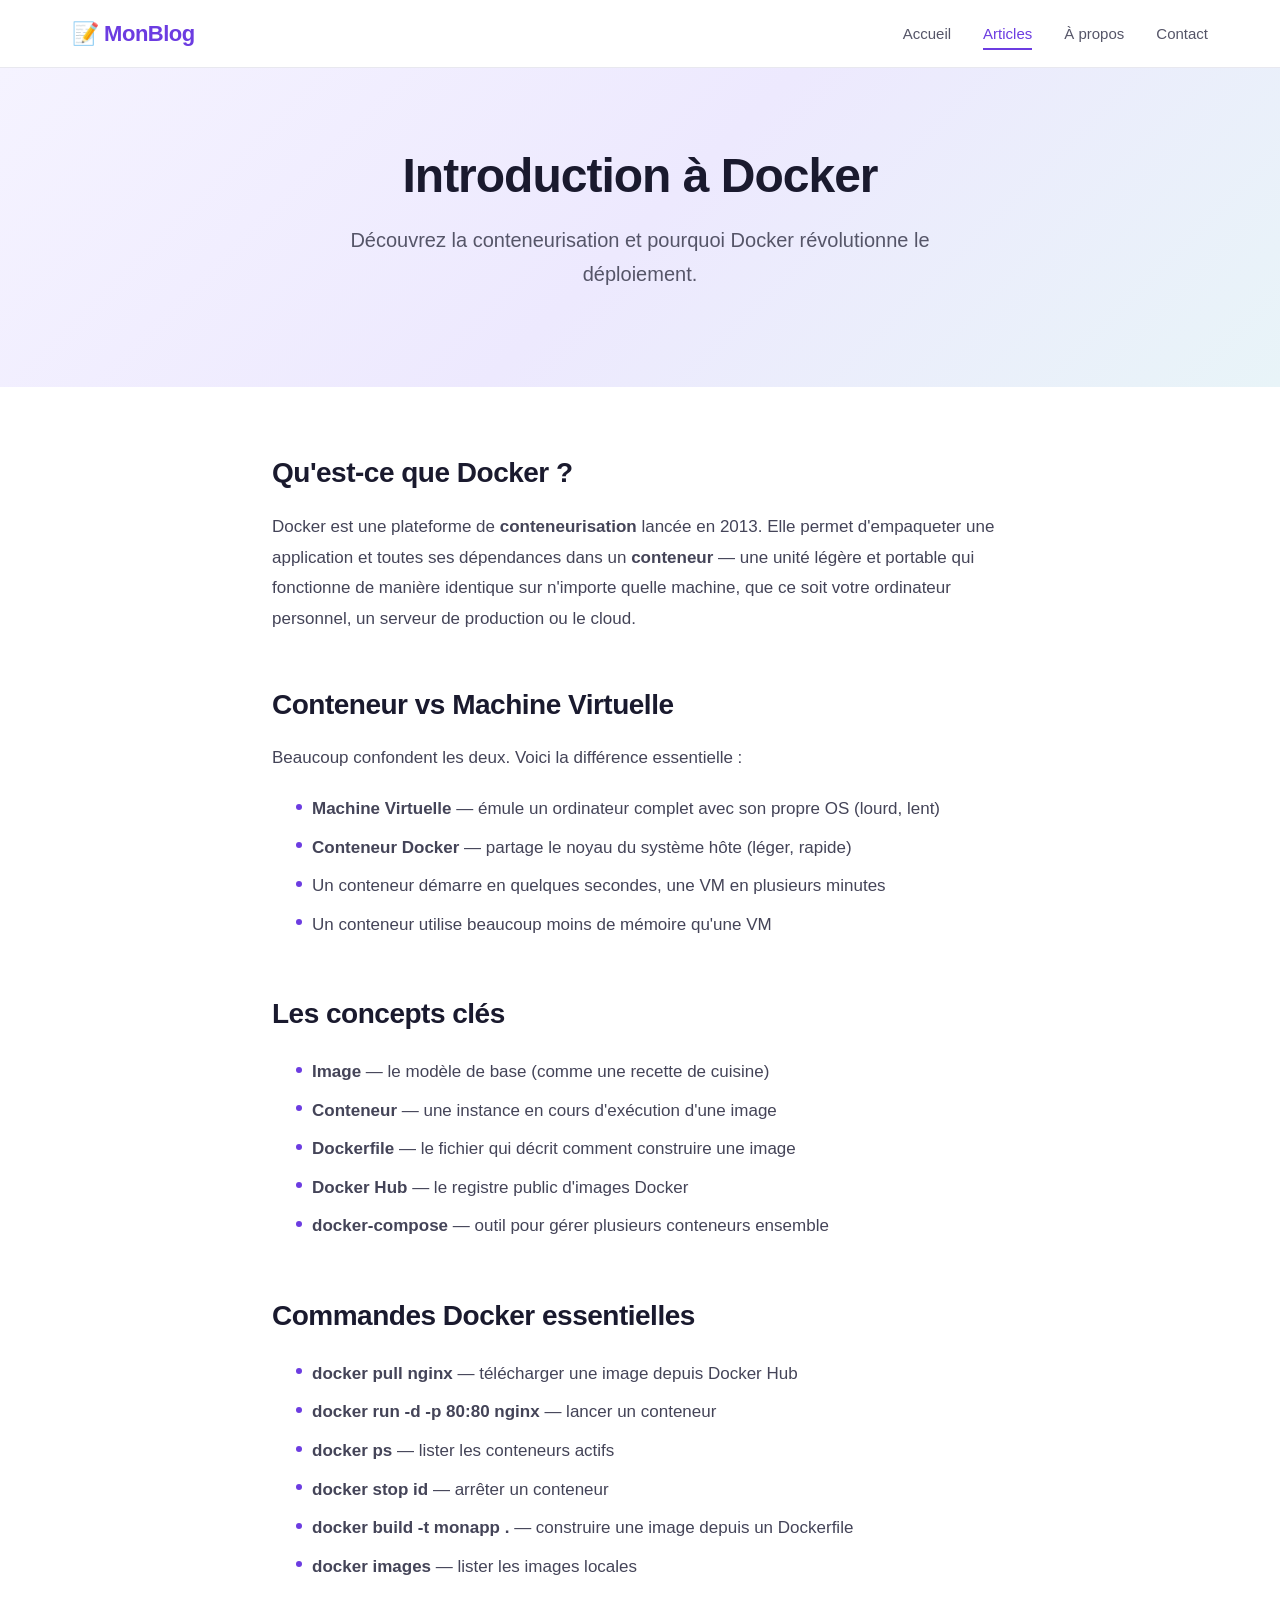
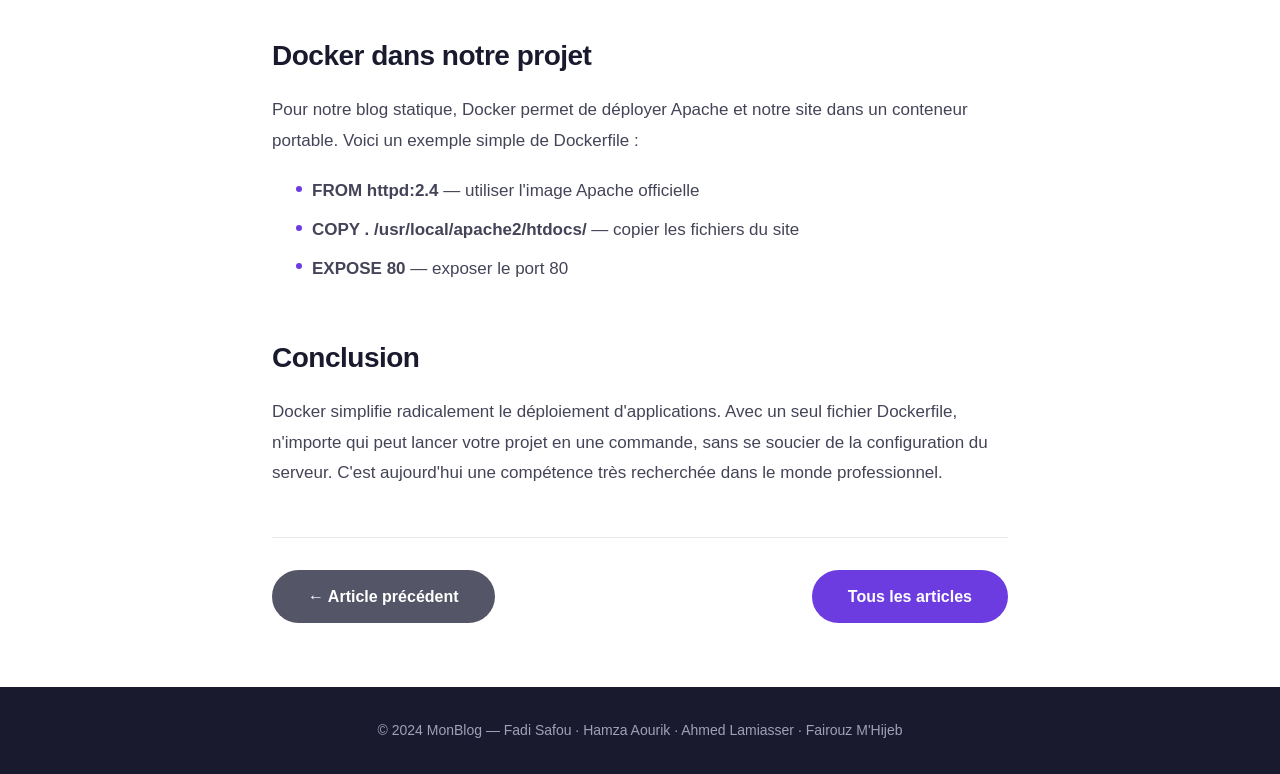
<file: articles/article5.html>
<!DOCTYPE html>
<html lang="fr">
<head>
  <meta charset="UTF-8" />
  <meta name="viewport" content="width=device-width, initial-scale=1.0"/>
  <title>MonBlog — Introduction à Docker</title>
  <link rel="stylesheet" href="../css/style.css" />
</head>
<body>

  <header>
    <nav>
      <div class="logo">📝 MonBlog</div>
      <ul>
        <li><a href="../index.html">Accueil</a></li>
        <li><a href="articles.html" class="active">Articles</a></li>
        <li><a href="../apropos.html">À propos</a></li>
        <li><a href="../contact.html">Contact</a></li>
      </ul>
    </nav>
  </header>

  <section class="hero">
    <h1>Introduction à Docker</h1>
    <p>Découvrez la conteneurisation et pourquoi Docker révolutionne le déploiement.</p>
  </section>

  <main class="content">

    <h2>Qu'est-ce que Docker ?</h2>
    <p>
      Docker est une plateforme de <strong>conteneurisation</strong> lancée en 2013.
      Elle permet d'empaqueter une application et toutes ses dépendances dans un
      <strong>conteneur</strong> — une unité légère et portable qui fonctionne
      de manière identique sur n'importe quelle machine, que ce soit votre ordinateur
      personnel, un serveur de production ou le cloud.
    </p>

    <h2>Conteneur vs Machine Virtuelle</h2>
    <p>
      Beaucoup confondent les deux. Voici la différence essentielle :
    </p>
    <ul>
      <li><strong>Machine Virtuelle</strong> — émule un ordinateur complet avec son propre OS (lourd, lent)</li>
      <li><strong>Conteneur Docker</strong> — partage le noyau du système hôte (léger, rapide)</li>
      <li>Un conteneur démarre en quelques secondes, une VM en plusieurs minutes</li>
      <li>Un conteneur utilise beaucoup moins de mémoire qu'une VM</li>
    </ul>

    <h2>Les concepts clés</h2>
    <ul>
      <li><strong>Image</strong> — le modèle de base (comme une recette de cuisine)</li>
      <li><strong>Conteneur</strong> — une instance en cours d'exécution d'une image</li>
      <li><strong>Dockerfile</strong> — le fichier qui décrit comment construire une image</li>
      <li><strong>Docker Hub</strong> — le registre public d'images Docker</li>
      <li><strong>docker-compose</strong> — outil pour gérer plusieurs conteneurs ensemble</li>
    </ul>

    <h2>Commandes Docker essentielles</h2>
    <ul>
      <li><strong>docker pull nginx</strong> — télécharger une image depuis Docker Hub</li>
      <li><strong>docker run -d -p 80:80 nginx</strong> — lancer un conteneur</li>
      <li><strong>docker ps</strong> — lister les conteneurs actifs</li>
      <li><strong>docker stop id</strong> — arrêter un conteneur</li>
      <li><strong>docker build -t monapp .</strong> — construire une image depuis un Dockerfile</li>
      <li><strong>docker images</strong> — lister les images locales</li>
    </ul>

    <h2>Docker dans notre projet</h2>
    <p>
      Pour notre blog statique, Docker permet de déployer Apache et notre site
      dans un conteneur portable. Voici un exemple simple de Dockerfile :
    </p>
    <ul>
      <li><strong>FROM httpd:2.4</strong> — utiliser l'image Apache officielle</li>
      <li><strong>COPY . /usr/local/apache2/htdocs/</strong> — copier les fichiers du site</li>
      <li><strong>EXPOSE 80</strong> — exposer le port 80</li>
    </ul>

    <h2>Conclusion</h2>
    <p>
      Docker simplifie radicalement le déploiement d'applications. Avec un seul fichier
      Dockerfile, n'importe qui peut lancer votre projet en une commande, sans se soucier
      de la configuration du serveur. C'est aujourd'hui une compétence très recherchée
      dans le monde professionnel.
    </p>

    <div style="display:flex; justify-content:space-between; margin-top:3rem; padding-top:2rem; border-top:1px solid #e8e8ef;">
      <a href="article4.html" class="btn-primary" style="background:#555568;">← Article précédent</a>
      <a href="articles.html" class="btn-primary">Tous les articles</a>
    </div>

  </main>

  <footer>
    <p>© 2024 MonBlog — Fadi Safou · Hamza Aourik · Ahmed Lamiasser · Fairouz M'Hijeb</p>
  </footer>

</body>
</html>
</file>
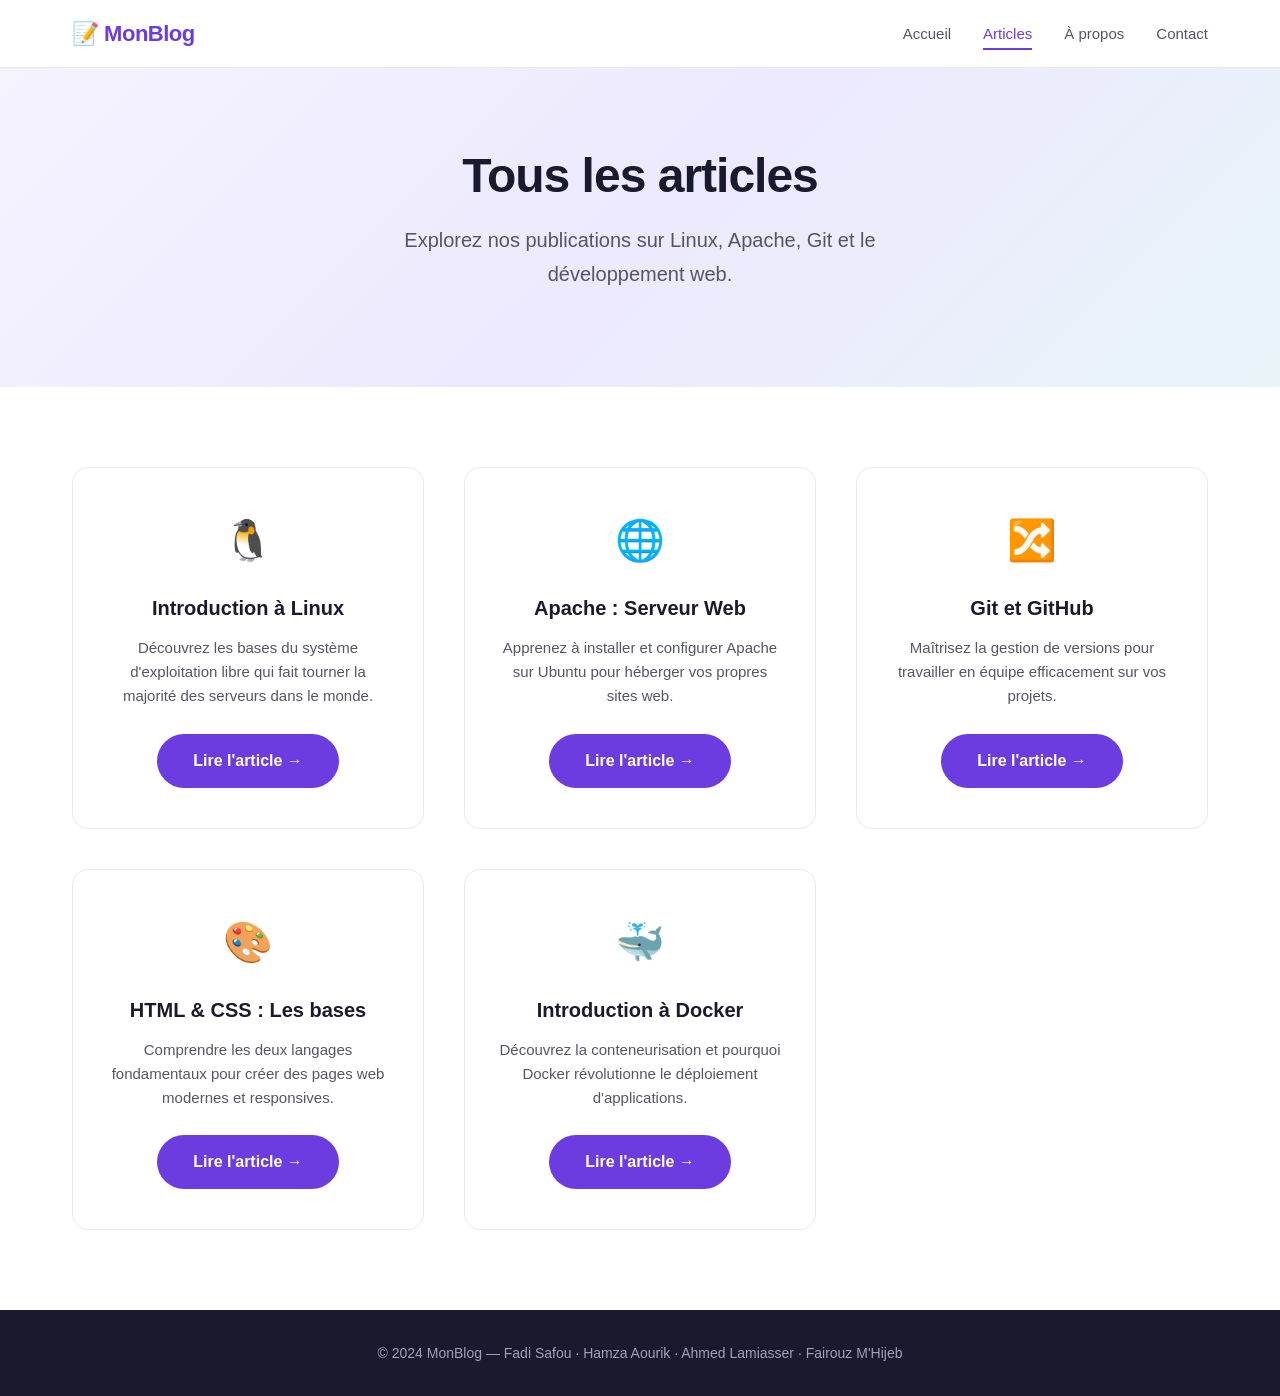
<file: articles/articles.html>
<!DOCTYPE html>
<html lang="fr">
<head>
  <meta charset="UTF-8" />
  <meta name="viewport" content="width=device-width, initial-scale=1.0"/>
  <title>MonBlog — Tous les articles</title>
  <link rel="stylesheet" href="../css/style.css" />
</head>
<body>

  <header>
    <nav>
      <div class="logo">📝 MonBlog</div>
      <ul>
        <li><a href="../index.html">Accueil</a></li>
        <li><a href="articles.html" class="active">Articles</a></li>
        <li><a href="../apropos.html">À propos</a></li>
        <li><a href="../contact.html">Contact</a></li>
      </ul>
    </nav>
  </header>

  <section class="hero">
    <h1>Tous les articles</h1>
    <p>Explorez nos publications sur Linux, Apache, Git et le développement web.</p>
  </section>

  <section class="features">

    <div class="feature-card">
      <div class="feature-icon">🐧</div>
      <h3>Introduction à Linux</h3>
      <p>Découvrez les bases du système d'exploitation libre qui fait tourner la majorité des serveurs dans le monde.</p>
      <br/>
      <a href="article1.html" class="btn-primary">Lire l'article →</a>
    </div>

    <div class="feature-card">
      <div class="feature-icon">🌐</div>
      <h3>Apache : Serveur Web</h3>
      <p>Apprenez à installer et configurer Apache sur Ubuntu pour héberger vos propres sites web.</p>
      <br/>
      <a href="article2.html" class="btn-primary">Lire l'article →</a>
    </div>

    <div class="feature-card">
      <div class="feature-icon">🔀</div>
      <h3>Git et GitHub</h3>
      <p>Maîtrisez la gestion de versions pour travailler en équipe efficacement sur vos projets.</p>
      <br/>
      <a href="article3.html" class="btn-primary">Lire l'article →</a>
    </div>

    <div class="feature-card">
      <div class="feature-icon">🎨</div>
      <h3>HTML & CSS : Les bases</h3>
      <p>Comprendre les deux langages fondamentaux pour créer des pages web modernes et responsives.</p>
      <br/>
      <a href="article4.html" class="btn-primary">Lire l'article →</a>
    </div>

    <div class="feature-card">
      <div class="feature-icon">🐳</div>
      <h3>Introduction à Docker</h3>
      <p>Découvrez la conteneurisation et pourquoi Docker révolutionne le déploiement d'applications.</p>
      <br/>
      <a href="article5.html" class="btn-primary">Lire l'article →</a>
    </div>

  </section>

  <footer>
    <p>© 2024 MonBlog — Fadi Safou · Hamza Aourik · Ahmed Lamiasser · Fairouz M'Hijeb</p>
  </footer>

</body>
</html>
</file>
<file: css/style.css>
/* ============================================
   Blog Statique — Style inspiré d'Applause.com
   ============================================ */

/* --- Reset & Base --- */
*,
*::before,
*::after {
	margin: 0;
	padding: 0;
	box-sizing: border-box;
}

html {
	font-size: 16px;
	scroll-behavior: smooth;
}

body {
	font-family: -apple-system, BlinkMacSystemFont, "Segoe UI", Roboto, "Helvetica Neue", Arial, sans-serif;
	color: #1a1a2e;
	background-color: #ffffff;
	line-height: 1.6;
	min-height: 100vh;
	display: grid;
	grid-template-rows: auto 1fr auto;
}

a {
	text-decoration: none;
	color: inherit;
	transition: color 0.2s ease;
}

ul {
	list-style: none;
}

img {
	max-width: 100%;
	display: block;
}

/* --- Header & Navigation --- */
header {
	background-color: #ffffff;
	border-bottom: 1px solid #e8e8ef;
	position: sticky;
	top: 0;
	z-index: 100;
}

nav {
	max-width: 75rem;
	margin: 0 auto;
	padding: 1rem 2rem;
	display: grid;
	grid-template-columns: auto 1fr;
	align-items: center;
	gap: 2rem;
}

.logo {
	font-size: 1.375rem;
	font-weight: 700;
	color: #6c3ce1;
	letter-spacing: -0.5px;
}

nav ul {
	display: flex;
	gap: 2rem;
	justify-self: end;
}

nav ul li a {
	font-size: 0.9375rem;
	font-weight: 500;
	color: #555568;
	padding: 0.5rem 0;
	position: relative;
	transition: color 0.2s ease;
}

nav ul li a::after {
	content: "";
	position: absolute;
	bottom: 0;
	left: 0;
	width: 0;
	height: 2px;
	background-color: #6c3ce1;
	transition: width 0.3s ease;
}

nav ul li a:hover,
nav ul li a.active {
	color: #6c3ce1;
}

nav ul li a:hover::after,
nav ul li a.active::after {
	width: 100%;
}

/* --- Hero Section --- */
.hero {
	text-align: center;
	padding: 5rem 2rem 4rem;
	background: linear-gradient(135deg, #f5f3ff 0%, #ede9fe 50%, #e8f4f8 100%);
}

.hero-home {
	padding: 6rem 2rem 5rem;
}

.hero h1 {
	font-size: 3rem;
	font-weight: 800;
	color: #1a1a2e;
	line-height: 1.15;
	max-width: 50rem;
	margin: 0 auto 1.25rem;
	letter-spacing: -1px;
}

.hero p {
	font-size: 1.25rem;
	color: #555568;
	max-width: 38rem;
	margin: 0 auto 2rem;
	line-height: 1.7;
}

/* --- Buttons --- */
.btn-primary {
	display: inline-block;
	background-color: #6c3ce1;
	color: #ffffff;
	padding: 0.875rem 2.25rem;
	border: none;
	border-radius: 3rem;
	font-size: 1rem;
	font-weight: 600;
	cursor: pointer;
	transition: background-color 0.2s ease, transform 0.2s ease, box-shadow 0.2s ease;
}

.btn-primary:hover {
	background-color: #5a2dcf;
	transform: translateY(-2px);
	box-shadow: 0 0.5rem 1.5rem rgba(108, 60, 225, 0.3);
}

.btn-primary:active {
	transform: translateY(0);
}

/* --- Features Section --- */
.features {
	max-width: 75rem;
	margin: 0 auto;
	padding: 5rem 2rem;
	display: grid;
	grid-template-columns: repeat(3, 1fr);
	gap: 2.5rem;
}

.feature-card {
	background-color: #ffffff;
	border: 1px solid #e8e8ef;
	border-radius: 1rem;
	padding: 2.5rem 2rem;
	text-align: center;
	transition: transform 0.2s ease, box-shadow 0.2s ease;
}

.feature-card:hover {
	transform: translateY(-4px);
	box-shadow: 0 1rem 3rem rgba(0, 0, 0, 0.08);
}

.feature-icon {
	font-size: 2.5rem;
	margin-bottom: 1.25rem;
}

.feature-card h3 {
	font-size: 1.25rem;
	font-weight: 700;
	color: #1a1a2e;
	margin-bottom: 0.75rem;
}

.feature-card p {
	font-size: 0.9375rem;
	color: #555568;
	line-height: 1.6;
}

/* --- Content Section --- */
.content {
	max-width: 50rem;
	margin: 0 auto;
	padding: 4rem 2rem;
}

.content h2 {
	font-size: 1.75rem;
	font-weight: 700;
	color: #1a1a2e;
	margin-bottom: 1rem;
	margin-top: 3rem;
	letter-spacing: -0.5px;
}

.content h2:first-child {
	margin-top: 0;
}

.content p {
	font-size: 1.0625rem;
	color: #444458;
	line-height: 1.8;
	margin-bottom: 1rem;
}

.content ul {
	padding-left: 1.5rem;
	margin-bottom: 1.5rem;
}

.content ul li {
	font-size: 1.0625rem;
	color: #444458;
	line-height: 1.8;
	padding: 0.25rem 0;
	position: relative;
	padding-left: 1rem;
}

.content ul li::before {
	content: "";
	position: absolute;
	left: 0;
	top: 0.85rem;
	width: 0.375rem;
	height: 0.375rem;
	background-color: #6c3ce1;
	border-radius: 50%;
}

/* --- Team Grid --- */
.team-grid {
	display: grid;
	grid-template-columns: repeat(2, 1fr);
	gap: 1.5rem;
	margin: 1.5rem 0;
}

.team-member {
	background: linear-gradient(135deg, #f5f3ff, #ede9fe);
	border-radius: 0.75rem;
	padding: 2rem;
	text-align: center;
}

.team-member h3 {
	font-size: 1.125rem;
	font-weight: 700;
	color: #1a1a2e;
	margin-bottom: 0.25rem;
}

.team-member p {
	font-size: 0.9375rem;
	color: #6c3ce1;
	font-weight: 500;
}

/* --- Contact Form --- */
.contact-form {
	display: grid;
	gap: 1.5rem;
	margin-bottom: 3rem;
}

.form-group {
	display: grid;
	gap: 0.5rem;
}

.form-group label {
	font-size: 0.875rem;
	font-weight: 600;
	color: #1a1a2e;
	text-transform: uppercase;
	letter-spacing: 0.5px;
}

.form-group input,
.form-group textarea {
	width: 100%;
	padding: 0.875rem 1rem;
	border: 2px solid #e8e8ef;
	border-radius: 0.5rem;
	font-size: 1rem;
	font-family: inherit;
	color: #1a1a2e;
	background-color: #fafafc;
	transition: border-color 0.2s ease, box-shadow 0.2s ease;
}

.form-group input::placeholder,
.form-group textarea::placeholder {
	color: #a0a0b8;
}

.form-group input:focus,
.form-group textarea:focus {
	outline: none;
	border-color: #6c3ce1;
	box-shadow: 0 0 0 4px rgba(108, 60, 225, 0.1);
	background-color: #ffffff;
}

.form-group textarea {
	resize: vertical;
	min-height: 9rem;
}

.contact-form .btn-primary {
	justify-self: start;
}

/* --- Contact Info --- */
.contact-info h2 {
	margin-top: 2rem;
}

.contact-info ul li {
	padding-left: 1rem;
}

/* --- Footer --- */
footer {
	background-color: #1a1a2e;
	color: #a0a0b8;
	text-align: center;
	padding: 2rem;
	margin-top: auto;
}

footer p {
	font-size: 0.875rem;
}

/* --- Responsive --- */
@media (max-width: 768px) {
	nav {
		grid-template-columns: 1fr;
		text-align: center;
		gap: 1rem;
	}

	nav ul {
		justify-self: center;
		gap: 1.25rem;
		flex-wrap: wrap;
		justify-content: center;
	}

	.hero h1 {
		font-size: 2rem;
	}

	.hero p {
		font-size: 1.0625rem;
	}

	.hero-home {
		padding: 4rem 1.5rem 3rem;
	}

	.features {
		grid-template-columns: 1fr;
		padding: 3rem 1.5rem;
	}

	.team-grid {
		grid-template-columns: 1fr;
	}

	.content {
		padding: 3rem 1.5rem;
	}
}
style.css
</file>
